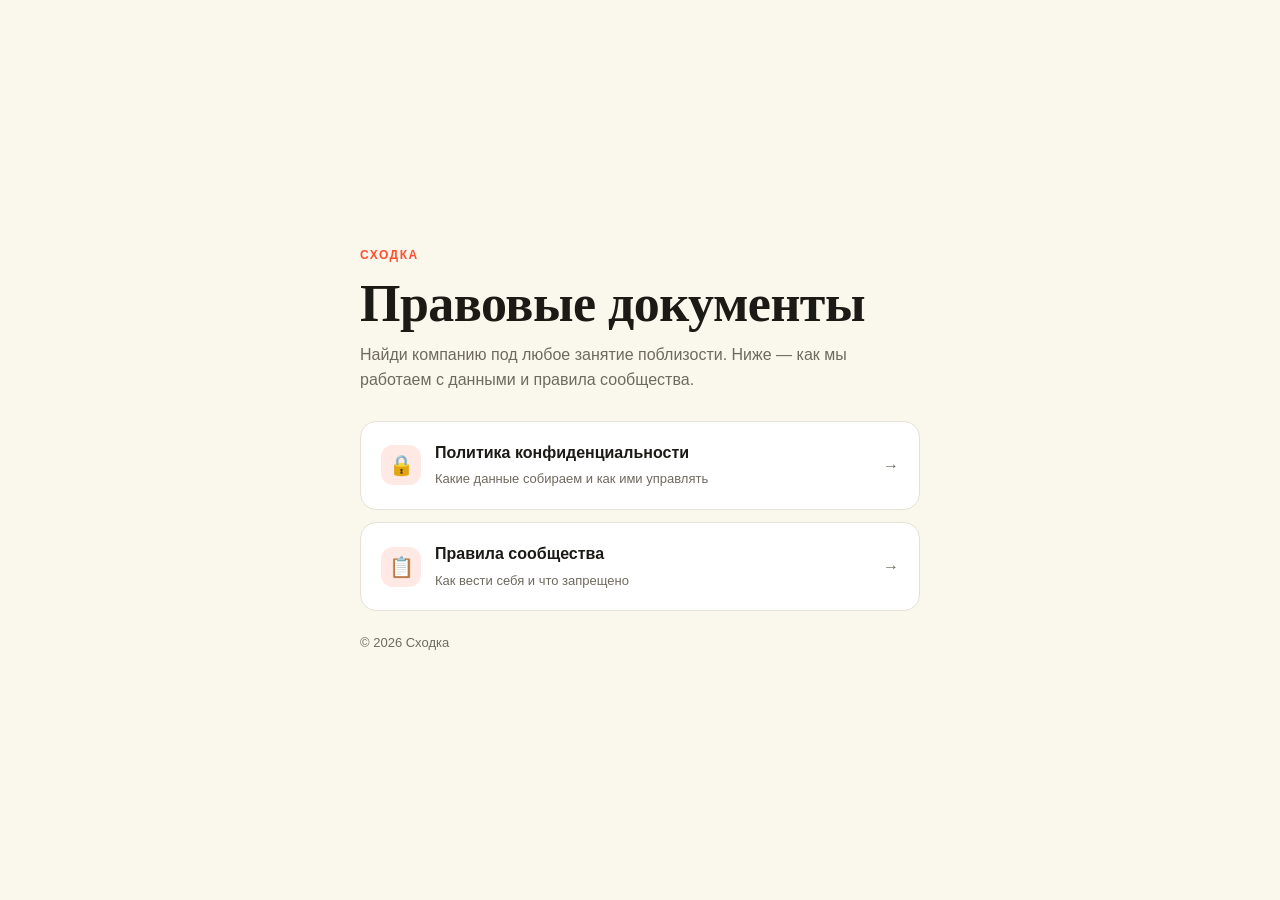
<file: docs/index.html>
<!doctype html>
<html lang="ru">
<head>
<meta charset="utf-8">
<meta name="viewport" content="width=device-width, initial-scale=1">
<title>Сходка — правовые документы</title>
<style>
  :root{
    --paper:#faf7ed; --surface:#ffffff; --ink:#1c1a15; --ink2:#6f6a5f;
    --line:#e6e1d4; --accent:#ff4f2e;
  }
  *{box-sizing:border-box}
  body{margin:0; background:var(--paper); color:var(--ink);
    font:16px/1.6 -apple-system,BlinkMacSystemFont,"Segoe UI",Roboto,Helvetica,Arial,sans-serif;
    min-height:100vh; display:flex; align-items:center; justify-content:center; padding:24px}
  .box{max-width:560px; width:100%}
  .eyebrow{font-size:12px; font-weight:800; letter-spacing:1.5px; text-transform:uppercase; color:var(--accent); margin:0 0 12px}
  h1{font-family:Georgia,"Times New Roman",serif; font-size:clamp(32px,7vw,52px); line-height:1.05; margin:0 0 10px; letter-spacing:-.5px}
  p.lead{color:var(--ink2); margin:0 0 28px}
  a.doc{display:flex; align-items:center; gap:14px; text-decoration:none; color:var(--ink);
    background:var(--surface); border:1px solid var(--line); border-radius:16px; padding:18px 20px; margin-bottom:12px}
  a.doc:hover{border-color:var(--accent)}
  a.doc .ico{width:40px; height:40px; flex:none; border-radius:12px; background:#ff4f2e1f; color:var(--accent);
    display:flex; align-items:center; justify-content:center; font-size:20px}
  a.doc .t{font-weight:600}
  a.doc .d{font-size:13px; color:var(--ink2)}
  a.doc .arrow{margin-left:auto; color:var(--ink2)}
  footer{color:var(--ink2); font-size:13px; margin-top:22px}
</style>
</head>
<body>
  <div class="box">
    <p class="eyebrow">Сходка</p>
    <h1>Правовые документы</h1>
    <p class="lead">Найди компанию под любое занятие поблизости. Ниже — как мы работаем с данными и правила сообщества.</p>

    <a class="doc" href="privacy.html">
      <span class="ico">🔒</span>
      <span><span class="t">Политика конфиденциальности</span><br><span class="d">Какие данные собираем и как ими управлять</span></span>
      <span class="arrow">→</span>
    </a>
    <a class="doc" href="terms.html">
      <span class="ico">📋</span>
      <span><span class="t">Правила сообщества</span><br><span class="d">Как вести себя и что запрещено</span></span>
      <span class="arrow">→</span>
    </a>

    <footer>© 2026 Сходка</footer>
  </div>
</body>
</html>
</file>
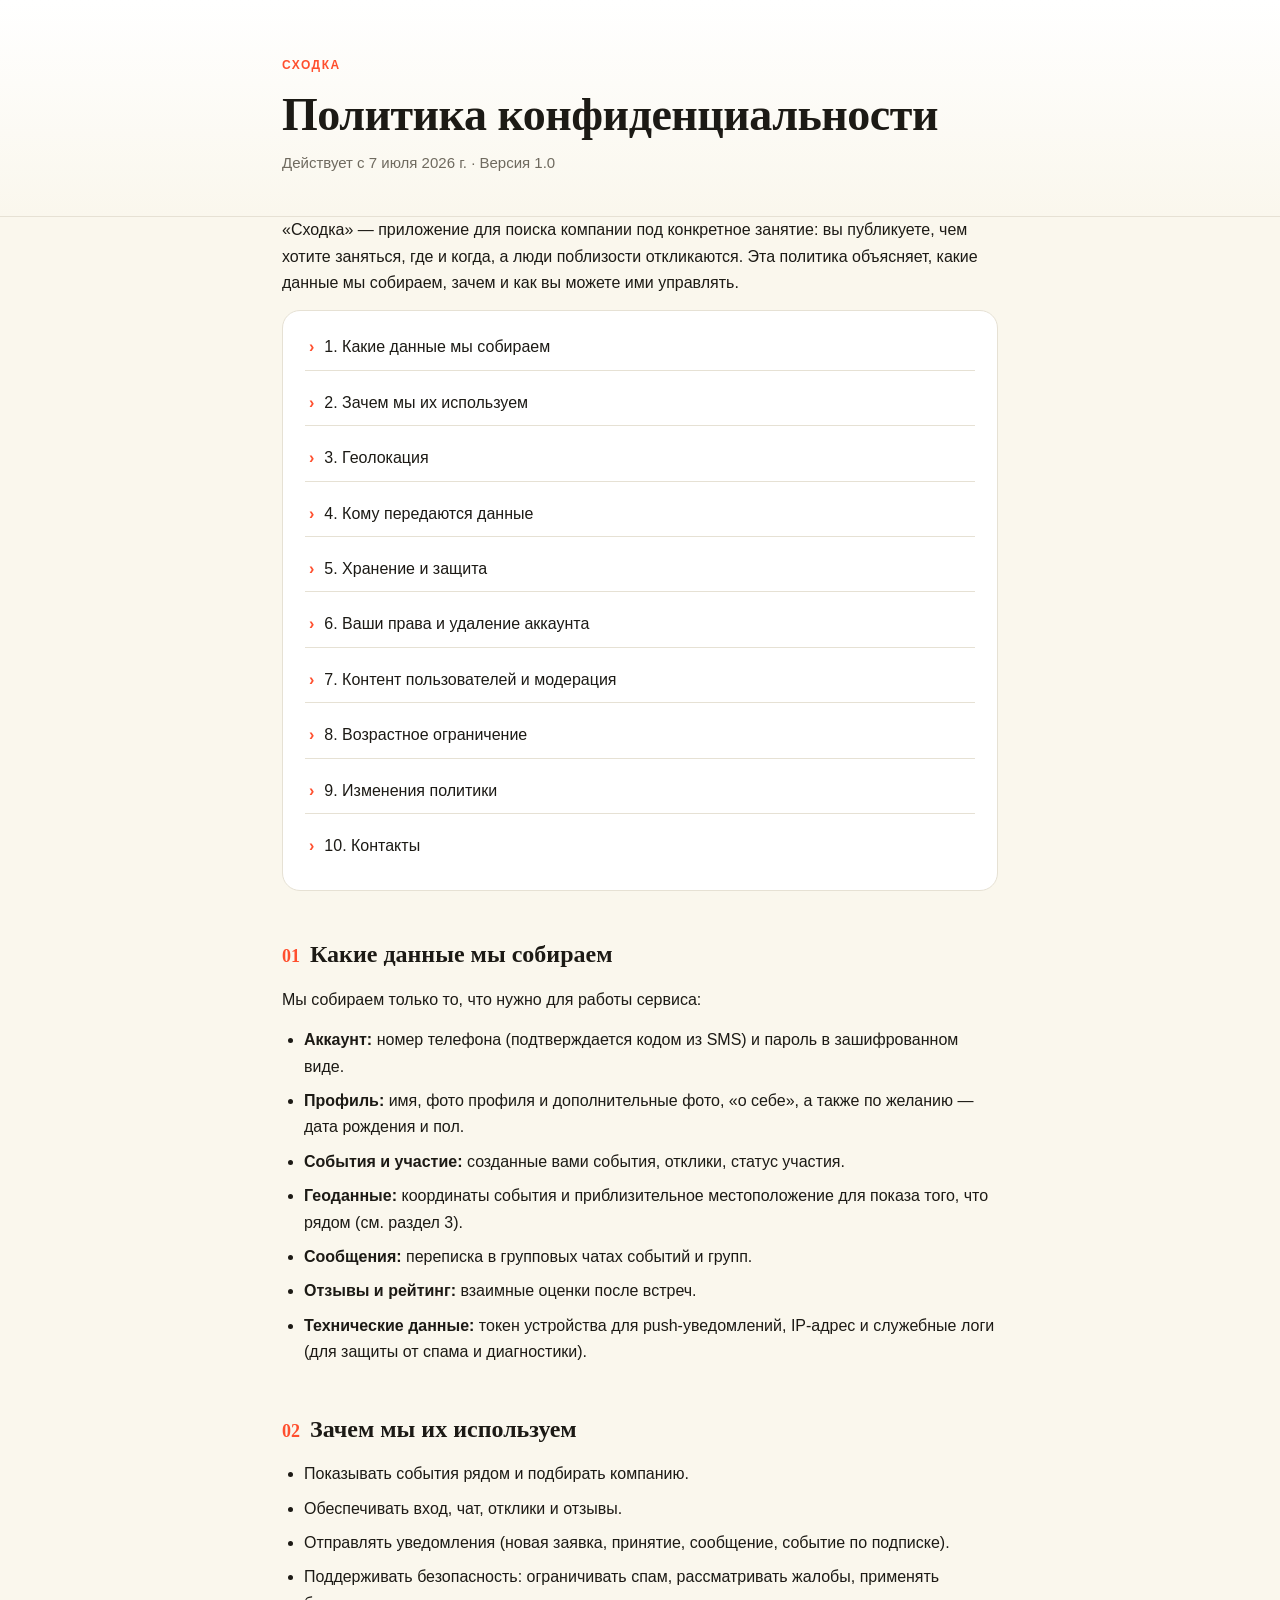
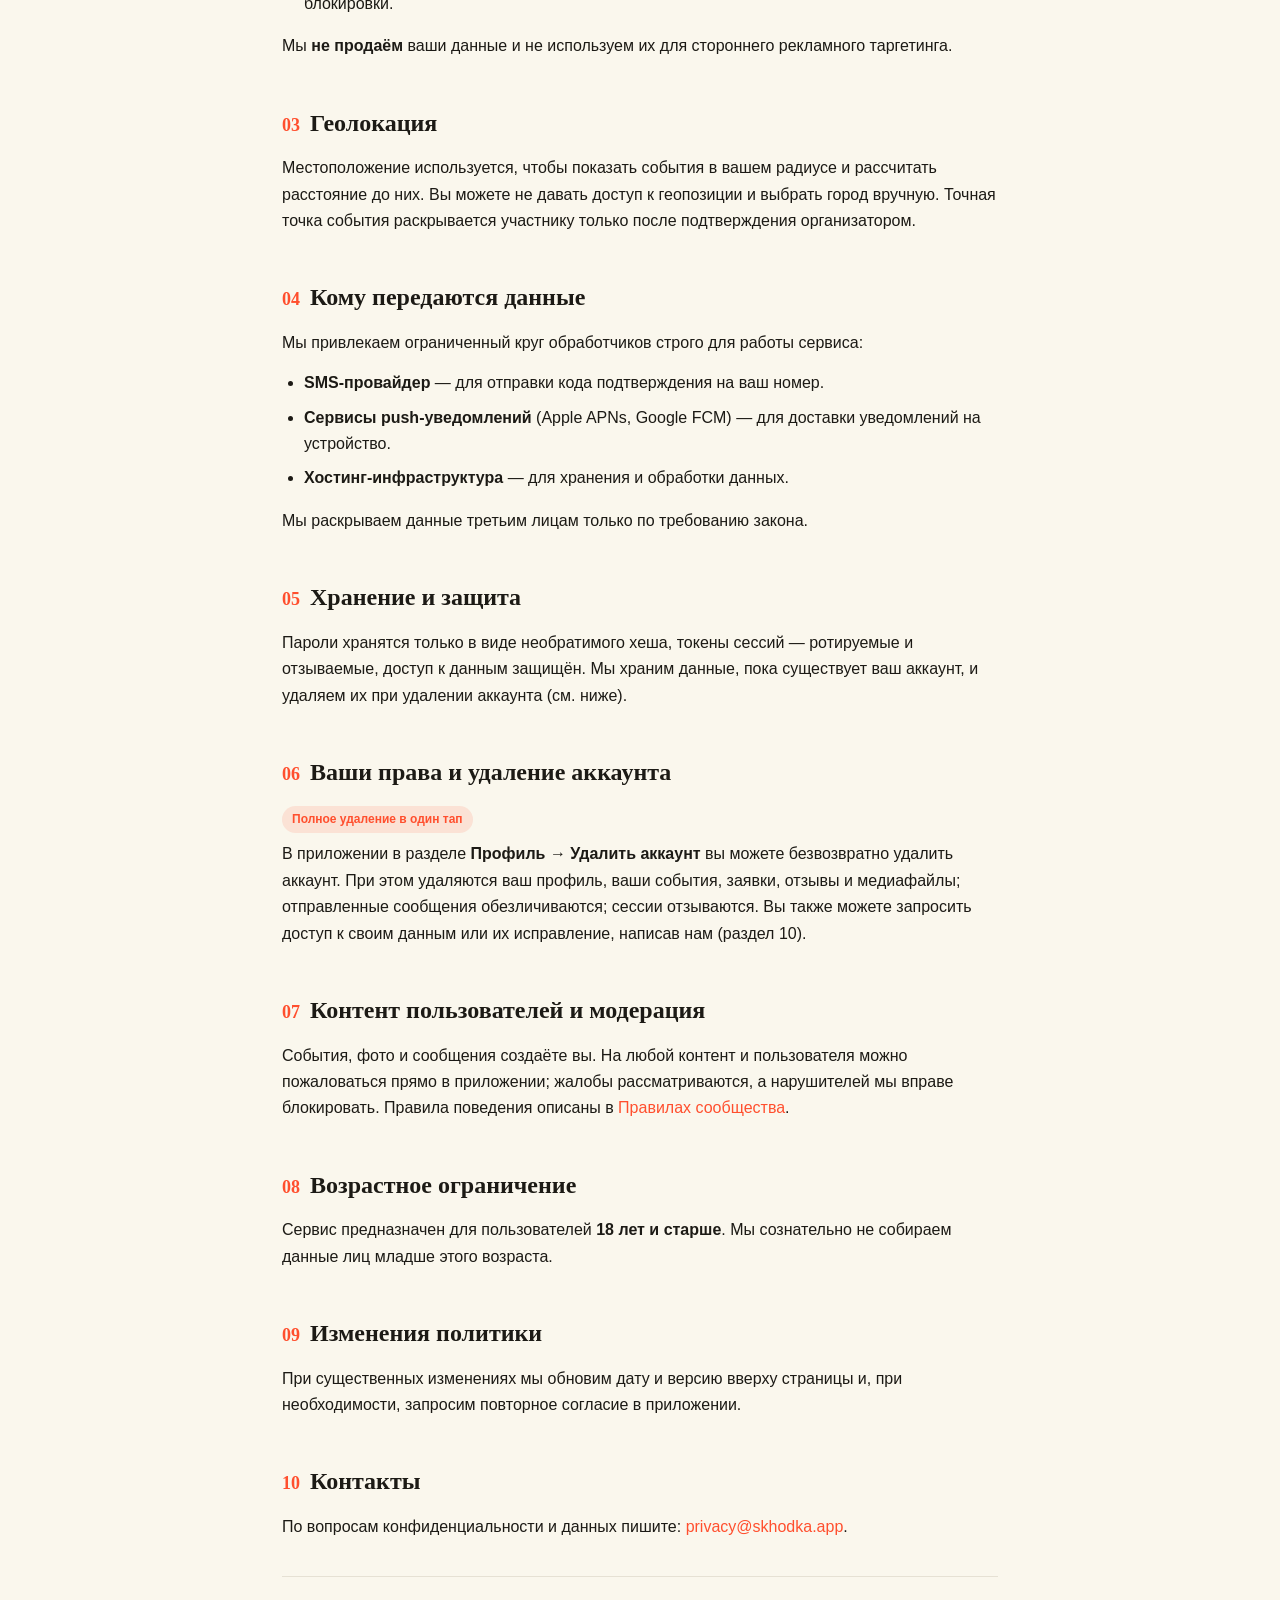
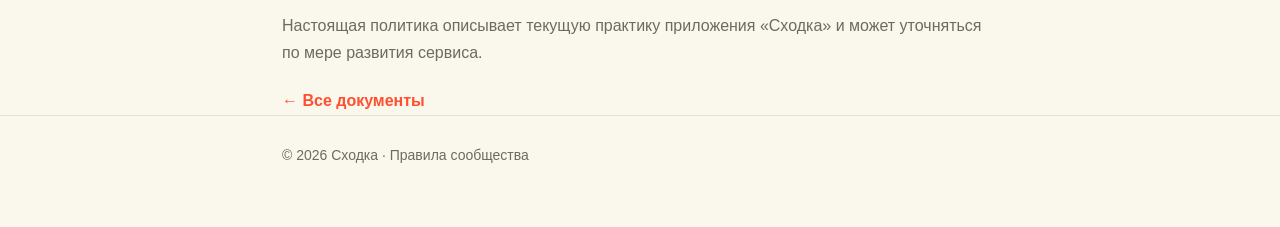
<file: docs/privacy.html>
<!doctype html>
<html lang="ru">
<head>
<meta charset="utf-8">
<meta name="viewport" content="width=device-width, initial-scale=1">
<title>Политика конфиденциальности — Сходка</title>
<style>
  :root{
    --paper:#faf7ed; --surface:#ffffff; --ink:#1c1a15; --ink2:#6f6a5f;
    --line:#e6e1d4; --accent:#ff4f2e; --accent-soft:#ff4f2e1f;
    --maxw:760px;
  }
  *{box-sizing:border-box}
  html{-webkit-text-size-adjust:100%}
  body{
    margin:0; background:var(--paper); color:var(--ink);
    font:16px/1.65 -apple-system,BlinkMacSystemFont,"Segoe UI",Roboto,Helvetica,Arial,sans-serif;
  }
  a{color:var(--accent); text-decoration:none}
  a:hover{text-decoration:underline}
  .wrap{max-width:var(--maxw); margin:0 auto; padding:0 22px}
  header.hero{
    background:linear-gradient(180deg,#fff 0%,var(--paper) 100%);
    border-bottom:1px solid var(--line); padding:56px 0 40px;
  }
  .eyebrow{
    font-size:12px; font-weight:800; letter-spacing:1.5px; text-transform:uppercase;
    color:var(--accent); margin:0 0 14px;
  }
  h1{
    font-family:Georgia,"Times New Roman",serif; font-weight:700;
    font-size:clamp(30px,6vw,46px); line-height:1.08; margin:0 0 12px; letter-spacing:-.5px;
  }
  .sub{color:var(--ink2); font-size:15px; margin:0}
  main{padding:40px 0 72px}
  .card{
    background:var(--surface); border:1px solid var(--line); border-radius:18px;
    padding:14px 22px; margin:0 0 28px;
  }
  .toc{list-style:none; padding:0; margin:0; display:grid; gap:2px}
  .toc a{display:block; padding:9px 4px; border-bottom:1px solid var(--line); color:var(--ink); font-weight:500}
  .toc li:last-child a{border-bottom:0}
  .toc a::before{content:"›"; color:var(--accent); font-weight:800; margin-right:10px}
  h2{
    font-family:Georgia,"Times New Roman",serif; font-size:24px; margin:44px 0 12px; scroll-margin-top:20px;
  }
  h2 .n{color:var(--accent); font-size:18px; margin-right:10px}
  p{margin:0 0 14px}
  ul{margin:0 0 16px; padding-left:22px}
  li{margin:0 0 8px}
  .muted{color:var(--ink2)}
  strong{font-weight:700}
  .pill{
    display:inline-block; background:var(--accent-soft); color:var(--accent);
    font-size:12px; font-weight:700; padding:4px 10px; border-radius:100px; margin-bottom:8px;
  }
  footer{border-top:1px solid var(--line); padding:28px 0 60px; color:var(--ink2); font-size:14px}
  footer a{color:var(--ink2)}
  .backlink{display:inline-block; margin-top:8px; font-weight:600; color:var(--accent)}
  hr{border:0; border-top:1px solid var(--line); margin:36px 0}
</style>
</head>
<body>
<header class="hero">
  <div class="wrap">
    <p class="eyebrow">Сходка</p>
    <h1>Политика конфиденциальности</h1>
    <p class="sub">Действует с 7 июля 2026 г. · Версия 1.0</p>
  </div>
</header>

<main class="wrap">
  <p>«Сходка» — приложение для поиска компании под конкретное занятие: вы публикуете, чем хотите заняться,
  где и когда, а люди поблизости откликаются. Эта политика объясняет, какие данные мы собираем, зачем и как
  вы можете ими управлять.</p>

  <div class="card">
    <ul class="toc">
      <li><a href="#data">1. Какие данные мы собираем</a></li>
      <li><a href="#why">2. Зачем мы их используем</a></li>
      <li><a href="#location">3. Геолокация</a></li>
      <li><a href="#share">4. Кому передаются данные</a></li>
      <li><a href="#store">5. Хранение и защита</a></li>
      <li><a href="#rights">6. Ваши права и удаление аккаунта</a></li>
      <li><a href="#ugc">7. Контент пользователей и модерация</a></li>
      <li><a href="#children">8. Возрастное ограничение</a></li>
      <li><a href="#changes">9. Изменения политики</a></li>
      <li><a href="#contact">10. Контакты</a></li>
    </ul>
  </div>

  <h2 id="data"><span class="n">01</span>Какие данные мы собираем</h2>
  <p>Мы собираем только то, что нужно для работы сервиса:</p>
  <ul>
    <li><strong>Аккаунт:</strong> номер телефона (подтверждается кодом из SMS) и пароль в зашифрованном виде.</li>
    <li><strong>Профиль:</strong> имя, фото профиля и дополнительные фото, «о себе», а также по желанию — дата рождения и пол.</li>
    <li><strong>События и участие:</strong> созданные вами события, отклики, статус участия.</li>
    <li><strong>Геоданные:</strong> координаты события и приблизительное местоположение для показа того, что рядом (см. раздел 3).</li>
    <li><strong>Сообщения:</strong> переписка в групповых чатах событий и групп.</li>
    <li><strong>Отзывы и рейтинг:</strong> взаимные оценки после встреч.</li>
    <li><strong>Технические данные:</strong> токен устройства для push-уведомлений, IP-адрес и служебные логи (для защиты от спама и диагностики).</li>
  </ul>

  <h2 id="why"><span class="n">02</span>Зачем мы их используем</h2>
  <ul>
    <li>Показывать события рядом и подбирать компанию.</li>
    <li>Обеспечивать вход, чат, отклики и отзывы.</li>
    <li>Отправлять уведомления (новая заявка, принятие, сообщение, событие по подписке).</li>
    <li>Поддерживать безопасность: ограничивать спам, рассматривать жалобы, применять блокировки.</li>
  </ul>
  <p>Мы <strong>не продаём</strong> ваши данные и не используем их для стороннего рекламного таргетинга.</p>

  <h2 id="location"><span class="n">03</span>Геолокация</h2>
  <p>Местоположение используется, чтобы показать события в вашем радиусе и рассчитать расстояние до них.
  Вы можете не давать доступ к геопозиции и выбрать город вручную. Точная точка события раскрывается участнику
  только после подтверждения организатором.</p>

  <h2 id="share"><span class="n">04</span>Кому передаются данные</h2>
  <p>Мы привлекаем ограниченный круг обработчиков строго для работы сервиса:</p>
  <ul>
    <li><strong>SMS-провайдер</strong> — для отправки кода подтверждения на ваш номер.</li>
    <li><strong>Сервисы push-уведомлений</strong> (Apple APNs, Google FCM) — для доставки уведомлений на устройство.</li>
    <li><strong>Хостинг-инфраструктура</strong> — для хранения и обработки данных.</li>
  </ul>
  <p>Мы раскрываем данные третьим лицам только по требованию закона.</p>

  <h2 id="store"><span class="n">05</span>Хранение и защита</h2>
  <p>Пароли хранятся только в виде необратимого хеша, токены сессий — ротируемые и отзываемые, доступ к данным
  защищён. Мы храним данные, пока существует ваш аккаунт, и удаляем их при удалении аккаунта (см. ниже).</p>

  <h2 id="rights"><span class="n">06</span>Ваши права и удаление аккаунта</h2>
  <p class="pill">Полное удаление в один тап</p>
  <p>В приложении в разделе <strong>Профиль → Удалить аккаунт</strong> вы можете безвозвратно удалить аккаунт.
  При этом удаляются ваш профиль, ваши события, заявки, отзывы и медиафайлы; отправленные сообщения обезличиваются;
  сессии отзываются. Вы также можете запросить доступ к своим данным или их исправление, написав нам (раздел 10).</p>

  <h2 id="ugc"><span class="n">07</span>Контент пользователей и модерация</h2>
  <p>События, фото и сообщения создаёте вы. На любой контент и пользователя можно пожаловаться прямо в приложении;
  жалобы рассматриваются, а нарушителей мы вправе блокировать. Правила поведения описаны в
  <a href="terms.html">Правилах сообщества</a>.</p>

  <h2 id="children"><span class="n">08</span>Возрастное ограничение</h2>
  <p>Сервис предназначен для пользователей <strong>18 лет и старше</strong>. Мы сознательно не собираем данные лиц
  младше этого возраста.</p>

  <h2 id="changes"><span class="n">09</span>Изменения политики</h2>
  <p>При существенных изменениях мы обновим дату и версию вверху страницы и, при необходимости, запросим повторное
  согласие в приложении.</p>

  <h2 id="contact"><span class="n">10</span>Контакты</h2>
  <p>По вопросам конфиденциальности и данных пишите: <a href="mailto:privacy@skhodka.app">privacy@skhodka.app</a>.</p>

  <hr>
  <p class="muted">Настоящая политика описывает текущую практику приложения «Сходка» и может уточняться по мере развития сервиса.</p>
  <a class="backlink" href="index.html">← Все документы</a>
</main>

<footer>
  <div class="wrap">
    © 2026 Сходка · <a href="terms.html">Правила сообщества</a>
  </div>
</footer>
</body>
</html>
</file>
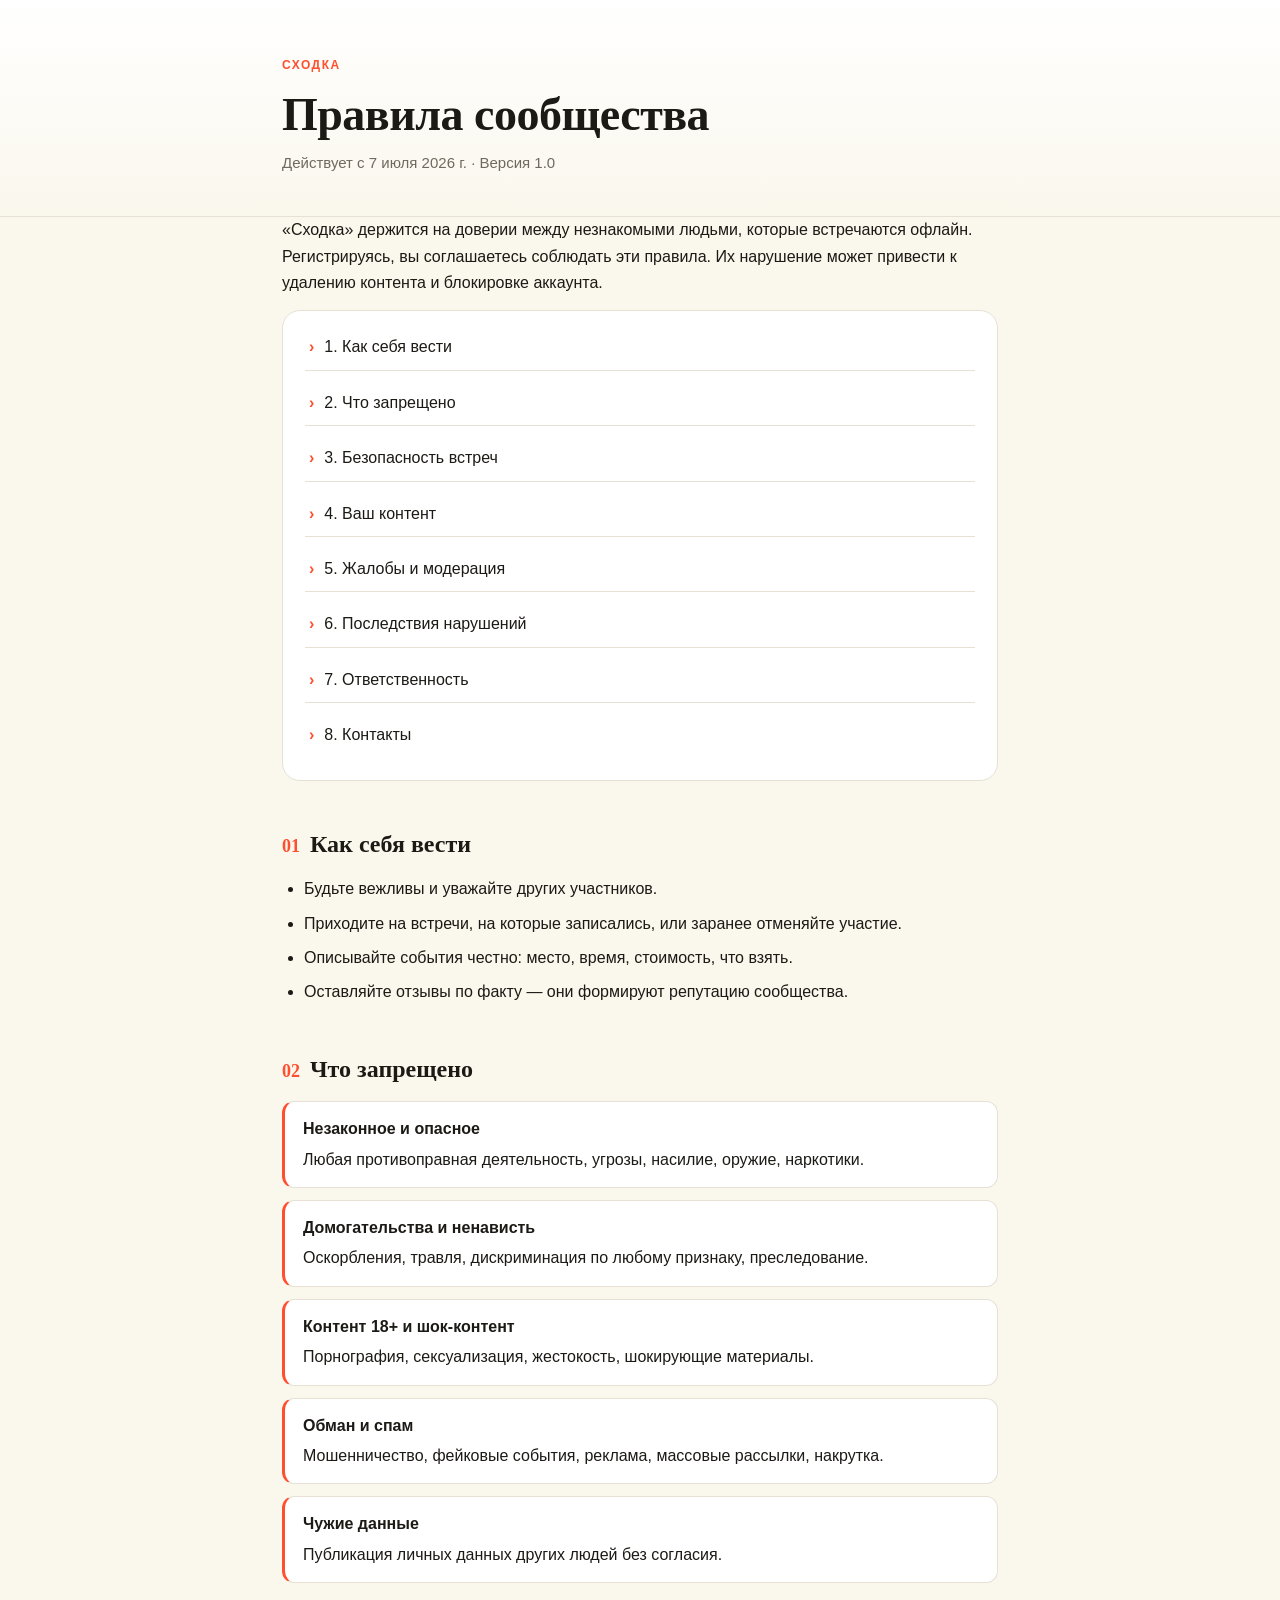
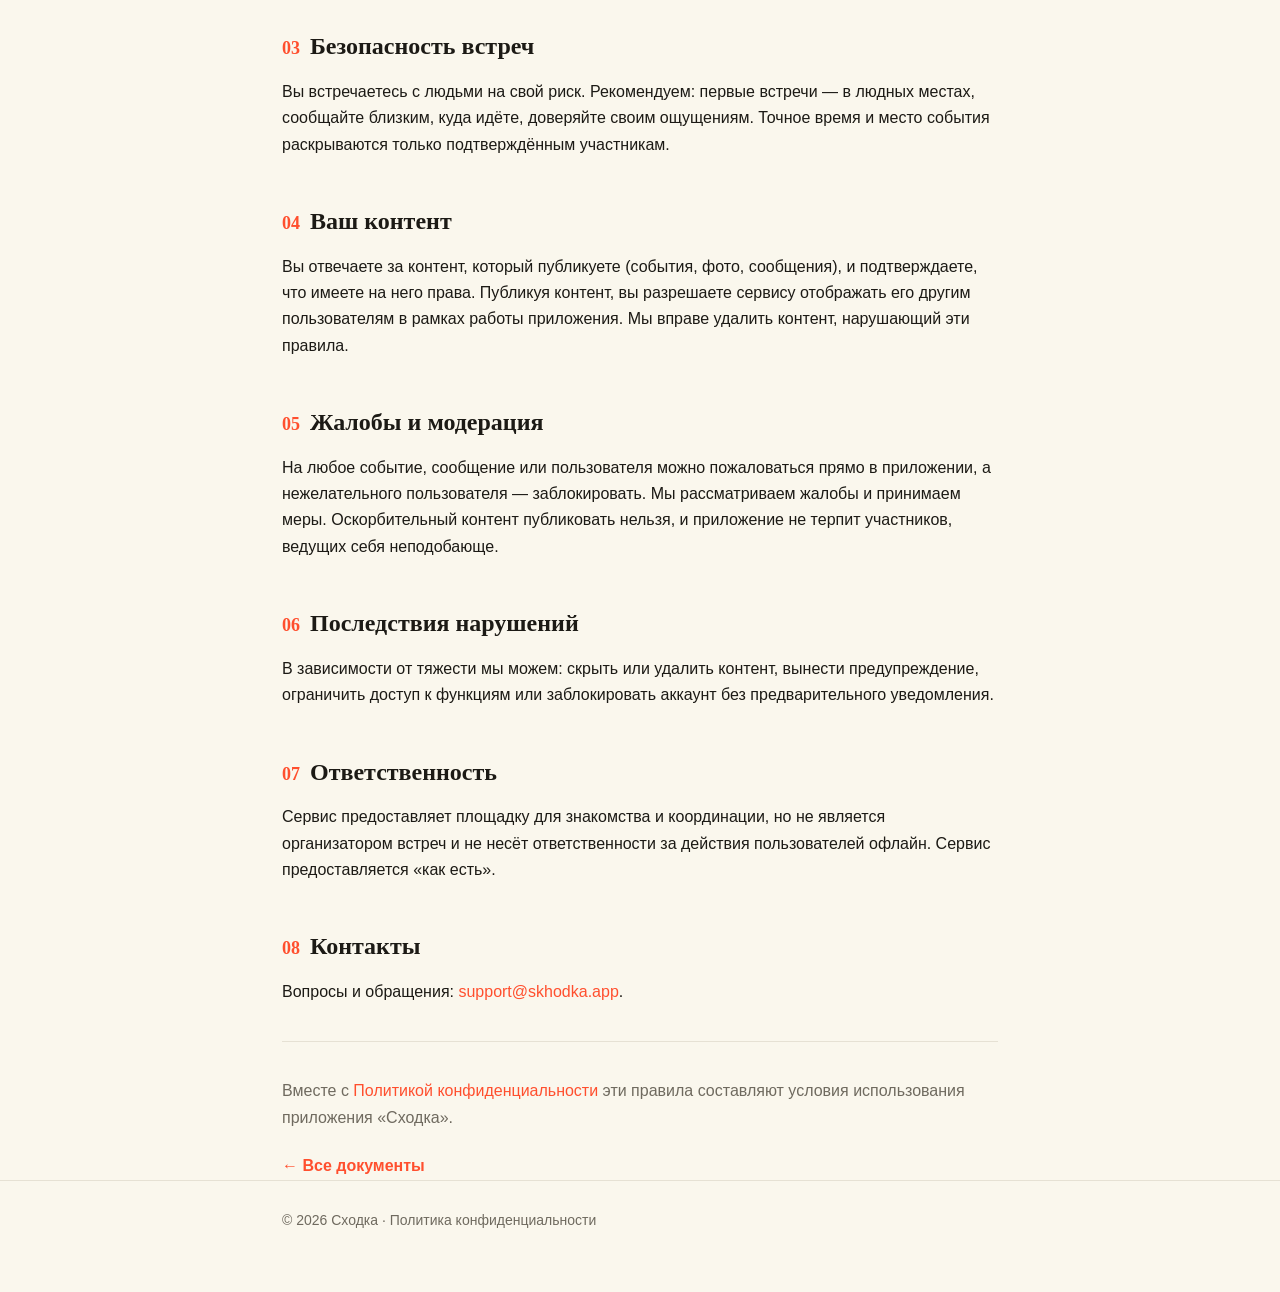
<file: docs/terms.html>
<!doctype html>
<html lang="ru">
<head>
<meta charset="utf-8">
<meta name="viewport" content="width=device-width, initial-scale=1">
<title>Правила сообщества — Сходка</title>
<style>
  :root{
    --paper:#faf7ed; --surface:#ffffff; --ink:#1c1a15; --ink2:#6f6a5f;
    --line:#e6e1d4; --accent:#ff4f2e; --accent-soft:#ff4f2e1f;
    --maxw:760px;
  }
  *{box-sizing:border-box}
  html{-webkit-text-size-adjust:100%}
  body{
    margin:0; background:var(--paper); color:var(--ink);
    font:16px/1.65 -apple-system,BlinkMacSystemFont,"Segoe UI",Roboto,Helvetica,Arial,sans-serif;
  }
  a{color:var(--accent); text-decoration:none}
  a:hover{text-decoration:underline}
  .wrap{max-width:var(--maxw); margin:0 auto; padding:0 22px}
  header.hero{
    background:linear-gradient(180deg,#fff 0%,var(--paper) 100%);
    border-bottom:1px solid var(--line); padding:56px 0 40px;
  }
  .eyebrow{font-size:12px; font-weight:800; letter-spacing:1.5px; text-transform:uppercase; color:var(--accent); margin:0 0 14px}
  h1{font-family:Georgia,"Times New Roman",serif; font-weight:700; font-size:clamp(30px,6vw,46px); line-height:1.08; margin:0 0 12px; letter-spacing:-.5px}
  .sub{color:var(--ink2); font-size:15px; margin:0}
  main{padding:40px 0 72px}
  .card{background:var(--surface); border:1px solid var(--line); border-radius:18px; padding:14px 22px; margin:0 0 28px}
  .toc{list-style:none; padding:0; margin:0; display:grid; gap:2px}
  .toc a{display:block; padding:9px 4px; border-bottom:1px solid var(--line); color:var(--ink); font-weight:500}
  .toc li:last-child a{border-bottom:0}
  .toc a::before{content:"›"; color:var(--accent); font-weight:800; margin-right:10px}
  h2{font-family:Georgia,"Times New Roman",serif; font-size:24px; margin:44px 0 12px; scroll-margin-top:20px}
  h2 .n{color:var(--accent); font-size:18px; margin-right:10px}
  p{margin:0 0 14px}
  ul{margin:0 0 16px; padding-left:22px}
  li{margin:0 0 8px}
  .muted{color:var(--ink2)}
  strong{font-weight:700}
  .rule{background:var(--surface); border:1px solid var(--line); border-left:3px solid var(--accent); border-radius:12px; padding:14px 18px; margin:0 0 12px}
  .rule b{display:block; margin-bottom:4px}
  footer{border-top:1px solid var(--line); padding:28px 0 60px; color:var(--ink2); font-size:14px}
  footer a{color:var(--ink2)}
  .backlink{display:inline-block; margin-top:8px; font-weight:600; color:var(--accent)}
  hr{border:0; border-top:1px solid var(--line); margin:36px 0}
</style>
</head>
<body>
<header class="hero">
  <div class="wrap">
    <p class="eyebrow">Сходка</p>
    <h1>Правила сообщества</h1>
    <p class="sub">Действует с 7 июля 2026 г. · Версия 1.0</p>
  </div>
</header>

<main class="wrap">
  <p>«Сходка» держится на доверии между незнакомыми людьми, которые встречаются офлайн. Регистрируясь, вы
  соглашаетесь соблюдать эти правила. Их нарушение может привести к удалению контента и блокировке аккаунта.</p>

  <div class="card">
    <ul class="toc">
      <li><a href="#conduct">1. Как себя вести</a></li>
      <li><a href="#prohibited">2. Что запрещено</a></li>
      <li><a href="#safety">3. Безопасность встреч</a></li>
      <li><a href="#content">4. Ваш контент</a></li>
      <li><a href="#reports">5. Жалобы и модерация</a></li>
      <li><a href="#enforcement">6. Последствия нарушений</a></li>
      <li><a href="#liability">7. Ответственность</a></li>
      <li><a href="#contact">8. Контакты</a></li>
    </ul>
  </div>

  <h2 id="conduct"><span class="n">01</span>Как себя вести</h2>
  <ul>
    <li>Будьте вежливы и уважайте других участников.</li>
    <li>Приходите на встречи, на которые записались, или заранее отменяйте участие.</li>
    <li>Описывайте события честно: место, время, стоимость, что взять.</li>
    <li>Оставляйте отзывы по факту — они формируют репутацию сообщества.</li>
  </ul>

  <h2 id="prohibited"><span class="n">02</span>Что запрещено</h2>
  <div class="rule"><b>Незаконное и опасное</b>Любая противоправная деятельность, угрозы, насилие, оружие, наркотики.</div>
  <div class="rule"><b>Домогательства и ненависть</b>Оскорбления, травля, дискриминация по любому признаку, преследование.</div>
  <div class="rule"><b>Контент 18+ и шок-контент</b>Порнография, сексуализация, жестокость, шокирующие материалы.</div>
  <div class="rule"><b>Обман и спам</b>Мошенничество, фейковые события, реклама, массовые рассылки, накрутка.</div>
  <div class="rule"><b>Чужие данные</b>Публикация личных данных других людей без согласия.</div>

  <h2 id="safety"><span class="n">03</span>Безопасность встреч</h2>
  <p>Вы встречаетесь с людьми на свой риск. Рекомендуем: первые встречи — в людных местах, сообщайте близким, куда
  идёте, доверяйте своим ощущениям. Точное время и место события раскрываются только подтверждённым участникам.</p>

  <h2 id="content"><span class="n">04</span>Ваш контент</h2>
  <p>Вы отвечаете за контент, который публикуете (события, фото, сообщения), и подтверждаете, что имеете на него
  права. Публикуя контент, вы разрешаете сервису отображать его другим пользователям в рамках работы приложения.
  Мы вправе удалить контент, нарушающий эти правила.</p>

  <h2 id="reports"><span class="n">05</span>Жалобы и модерация</h2>
  <p>На любое событие, сообщение или пользователя можно пожаловаться прямо в приложении, а нежелательного
  пользователя — заблокировать. Мы рассматриваем жалобы и принимаем меры. Оскорбительный контент публиковать нельзя,
  и приложение не терпит участников, ведущих себя неподобающе.</p>

  <h2 id="enforcement"><span class="n">06</span>Последствия нарушений</h2>
  <p>В зависимости от тяжести мы можем: скрыть или удалить контент, вынести предупреждение, ограничить доступ к
  функциям или заблокировать аккаунт без предварительного уведомления.</p>

  <h2 id="liability"><span class="n">07</span>Ответственность</h2>
  <p>Сервис предоставляет площадку для знакомства и координации, но не является организатором встреч и не несёт
  ответственности за действия пользователей офлайн. Сервис предоставляется «как есть».</p>

  <h2 id="contact"><span class="n">08</span>Контакты</h2>
  <p>Вопросы и обращения: <a href="mailto:support@skhodka.app">support@skhodka.app</a>.</p>

  <hr>
  <p class="muted">Вместе с <a href="privacy.html">Политикой конфиденциальности</a> эти правила составляют условия использования приложения «Сходка».</p>
  <a class="backlink" href="index.html">← Все документы</a>
</main>

<footer>
  <div class="wrap">
    © 2026 Сходка · <a href="privacy.html">Политика конфиденциальности</a>
  </div>
</footer>
</body>
</html>
</file>
